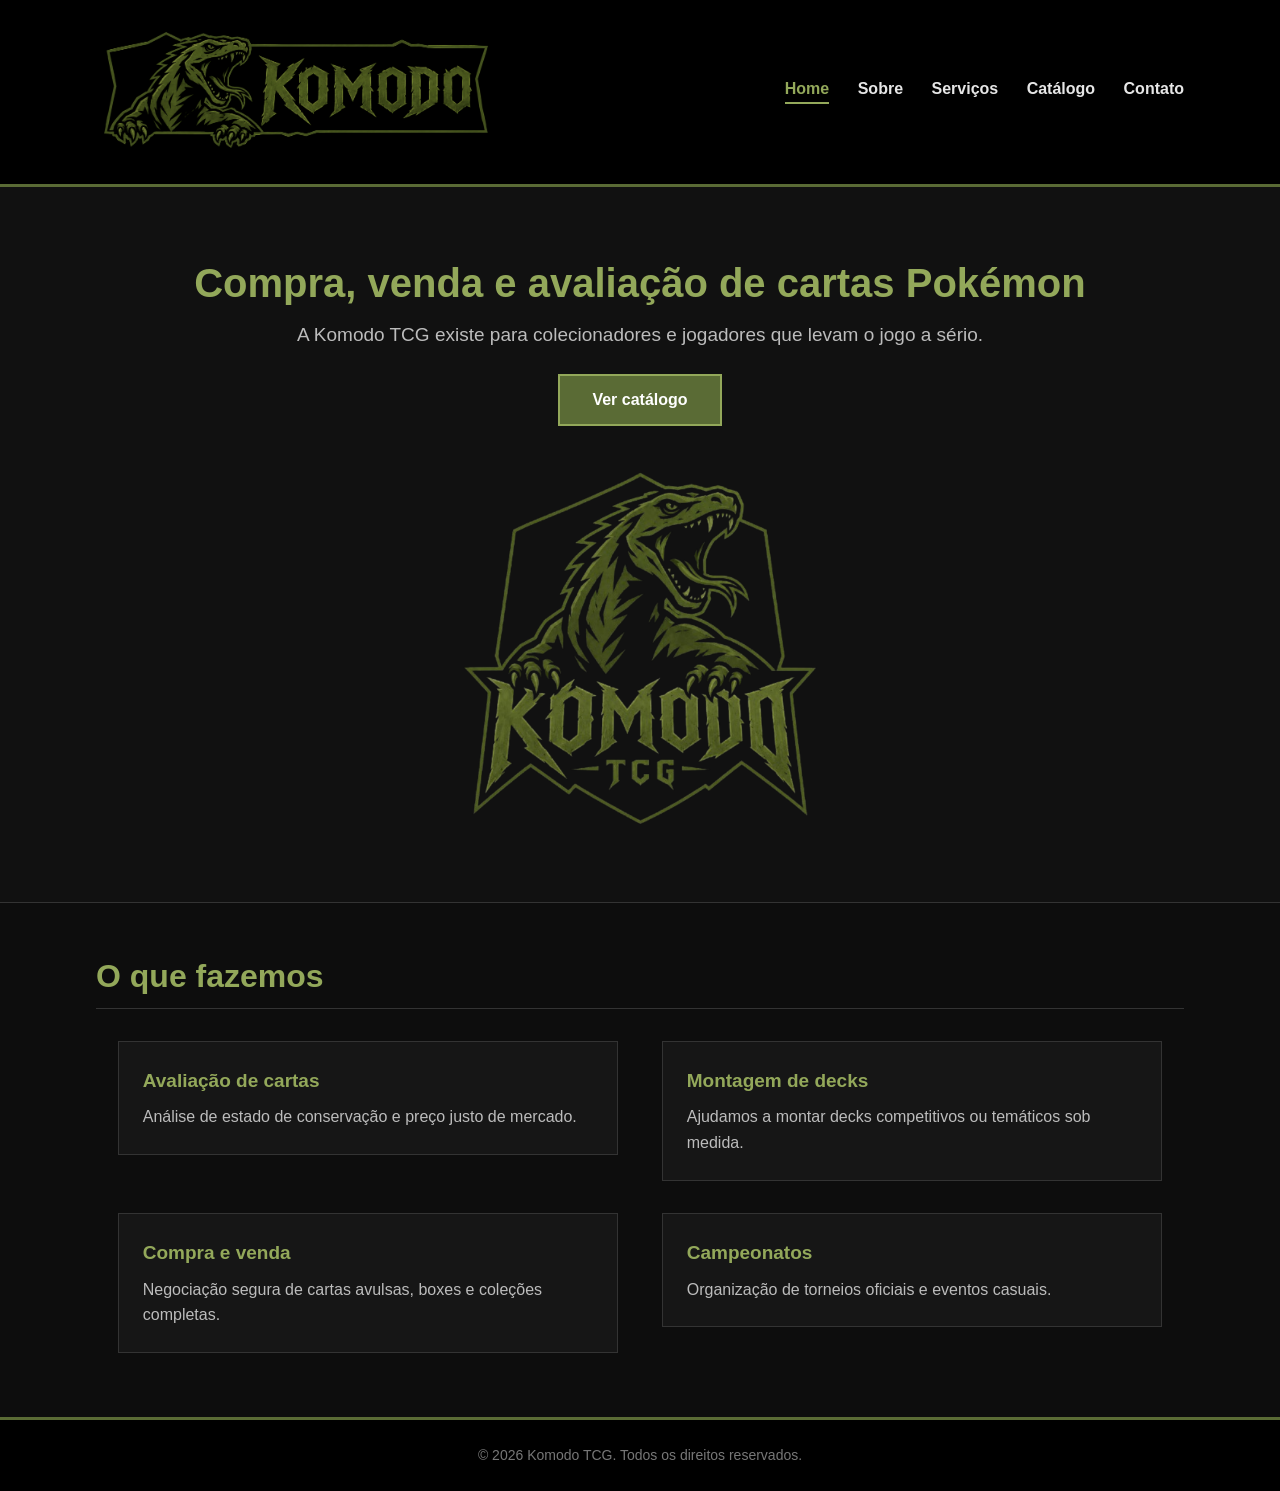
<file: index.html>
<!DOCTYPE html>
<html lang="pt-br">
<head>
	<meta charset="UTF-8">
	<meta name="viewport" content="width=device-width, initial-scale=1.0">
	<title>Komodo TCG - Home</title>
	<link rel="stylesheet" href="style.css">
</head>
<body>

	<header>
		<div class="container">
			<a href="index.html" class="logo">
				<img src="img/logo.png" alt="Logo Komodo TCG" class="logo-img">
			</a>
			<nav>
				<ul>
					<li><a href="index.html" class="ativo">Home</a></li>
					<li><a href="sobre.html">Sobre</a></li>
					<li><a href="servicos.html">Serviços</a></li>
					<li><a href="catalogo.html">Catálogo</a></li>
					<li><a href="contato.html">Contato</a></li>
				</ul>
			</nav>
		</div>
	</header>

	<main>

		<section class="banner">
			<div class="container">
				<h1>Compra, venda e avaliação de cartas Pokémon</h1>
				<p>A Komodo TCG existe para colecionadores e jogadores que levam o jogo a sério.</p>
				<a href="catalogo.html" class="botao">Ver catálogo</a>

				<img src="img/banner.png" alt="Banner Komodo TCG" class="banner-img">
			</div>
		</section>

		<section>
			<div class="container">
				<h2>O que fazemos</h2>
				<div class="cards">
					<div class="card">
						<h3>Avaliação de cartas</h3>
						<p>Análise de estado de conservação e preço justo de mercado.</p>
					</div>
					<div class="card">
						<h3>Montagem de decks</h3>
						<p>Ajudamos a montar decks competitivos ou temáticos sob medida.</p>
					</div>
					<div class="card">
						<h3>Compra e venda</h3>
						<p>Negociação segura de cartas avulsas, boxes e coleções completas.</p>
					</div>
					<div class="card">
						<h3>Campeonatos</h3>
						<p>Organização de torneios oficiais e eventos casuais.</p>
					</div>
				</div>
			</div>
		</section>

	</main>

	<footer>
		<div class="container">
			<p>© 2026 Komodo TCG. Todos os direitos reservados.</p>
		</div>
	</footer>

</body>
</html>
</file>
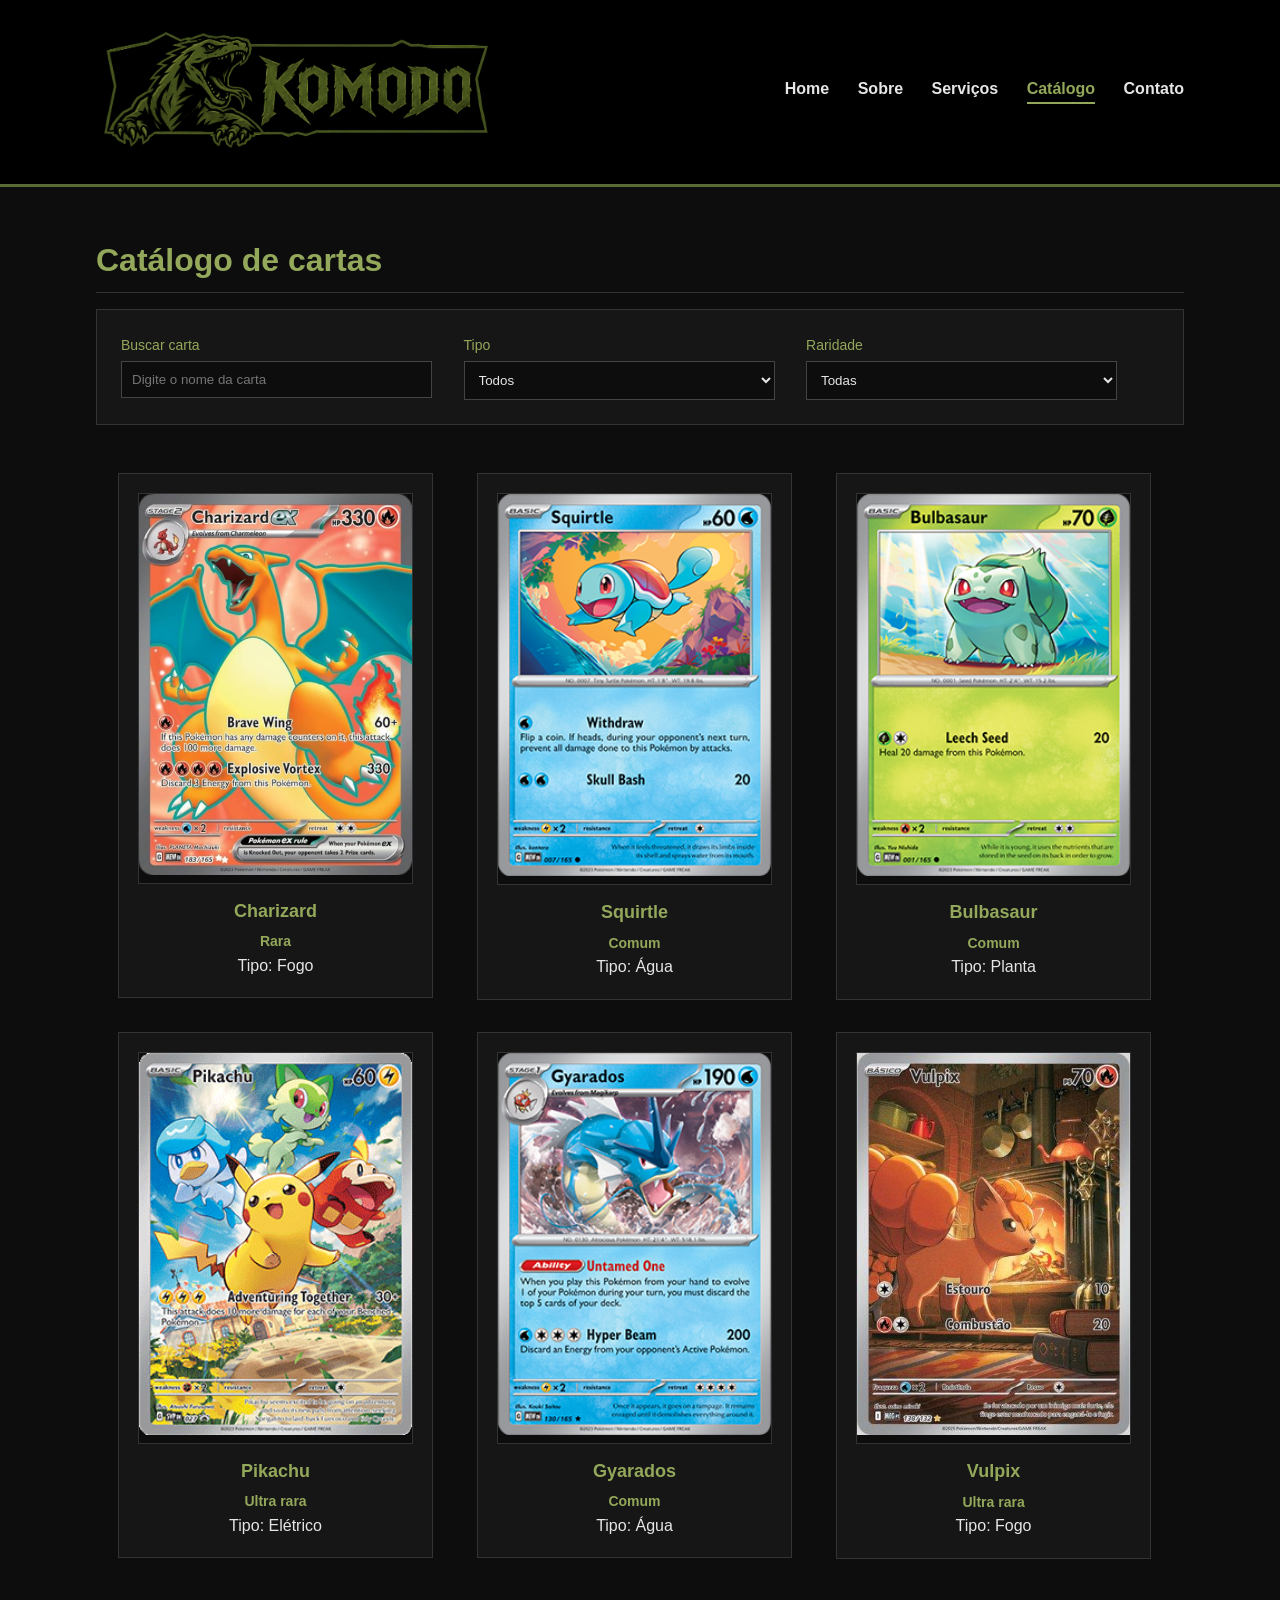
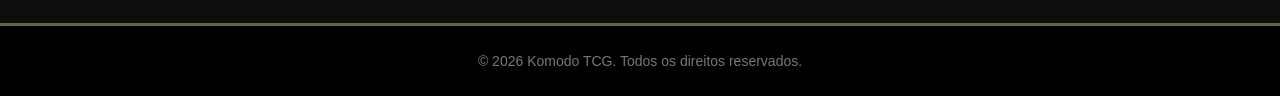
<file: catalogo.html>
<!DOCTYPE html>
<html lang="pt-br">
<head>
	<meta charset="UTF-8">
	<meta name="viewport" content="width=device-width, initial-scale=1.0">
	<title>Komodo TCG - Catálogo</title>
	<link rel="stylesheet" href="style.css">
</head>
<body>

	<header>
		<div class="container">
			<a href="index.html" class="logo">
				<img src="img/logo.png" alt="Logo Komodo TCG" class="logo-img">
			</a>
			<nav>
				<ul>
					<li><a href="index.html">Home</a></li>
					<li><a href="sobre.html">Sobre</a></li>
					<li><a href="servicos.html">Serviços</a></li>
					<li><a href="catalogo.html" class="ativo">Catálogo</a></li>
					<li><a href="contato.html">Contato</a></li>
				</ul>
			</nav>
		</div>
	</header>

	<main>

		<section>
			<div class="container">
				<h2>Catálogo de cartas</h2>

				<div class="filtros">
					<div class="grupo-filtro">
						<label for="busca">Buscar carta</label>
						<input type="text" id="busca" placeholder="Digite o nome da carta">
					</div>

					<div class="grupo-filtro">
						<label for="filtro-tipo">Tipo</label>
						<select id="filtro-tipo">
							<option value="todos">Todos</option>
							<option value="fogo">Fogo</option>
							<option value="agua">Água</option>
							<option value="planta">Planta</option>
							<option value="eletrico">Elétrico</option>
						</select>
					</div>

					<div class="grupo-filtro">
						<label for="filtro-raridade">Raridade</label>
						<select id="filtro-raridade">
							<option value="todas">Todas</option>
							<option value="comum">Comum</option>
							<option value="rara">Rara</option>
							<option value="ultra-rara">Ultra rara</option>
						</select>
					</div>
				</div>

				<div id="cartas-container">

					<article class="carta fogo rara">
						<div class="carta-imagem">
							<img src="img/charizard.png" alt="Carta Charizard">
						</div>
						<h3>Charizard</h3>
						<p class="raridade">Rara</p>
						<p>Tipo: Fogo</p>
					</article>

					<article class="carta agua comum">
						<div class="carta-imagem">
							<img src="img/squirtle.png" alt="Carta Squirtle">
						</div>
						<h3>Squirtle</h3>
						<p class="raridade">Comum</p>
						<p>Tipo: Água</p>
					</article>

					<article class="carta planta comum">
						<div class="carta-imagem">
							<img src="img/bubasaur.png" alt="Carta Bulbasaur">
						</div>
						<h3>Bulbasaur</h3>
						<p class="raridade">Comum</p>
						<p>Tipo: Planta</p>
					</article>

					<article class="carta eletrico ultra-rara">
						<div class="carta-imagem">
							<img src="img/pikachu.png" alt="Carta Pikachu">
						</div>
						<h3>Pikachu</h3>
						<p class="raridade">Ultra rara</p>
						<p>Tipo: Elétrico</p>
					</article>

					<article class="carta agua comum">
						<div class="carta-imagem">
							<img src="img/gyarados.png" alt="Carta Gyarados">
						</div>
						<h3>Gyarados</h3>
						<p class="raridade">Comum</p>
						<p>Tipo: Água</p>
					</article>

					<article class="carta fogo ultra-rara">
						<div class="carta-imagem">
							<img src="img/vulpix.jpg" alt="Carta Vulpix">
						</div>
						<h3>Vulpix</h3>
						<p class="raridade">Ultra rara</p>
						<p>Tipo: Fogo</p>
					</article>

				</div>

			</div>
		</section>

	</main>

	<footer>
		<div class="container">
			<p>© 2026 Komodo TCG. Todos os direitos reservados.</p>
		</div>
	</footer>

	<script src="js/catalogo.js"></script>

</body>
</html>
</file>
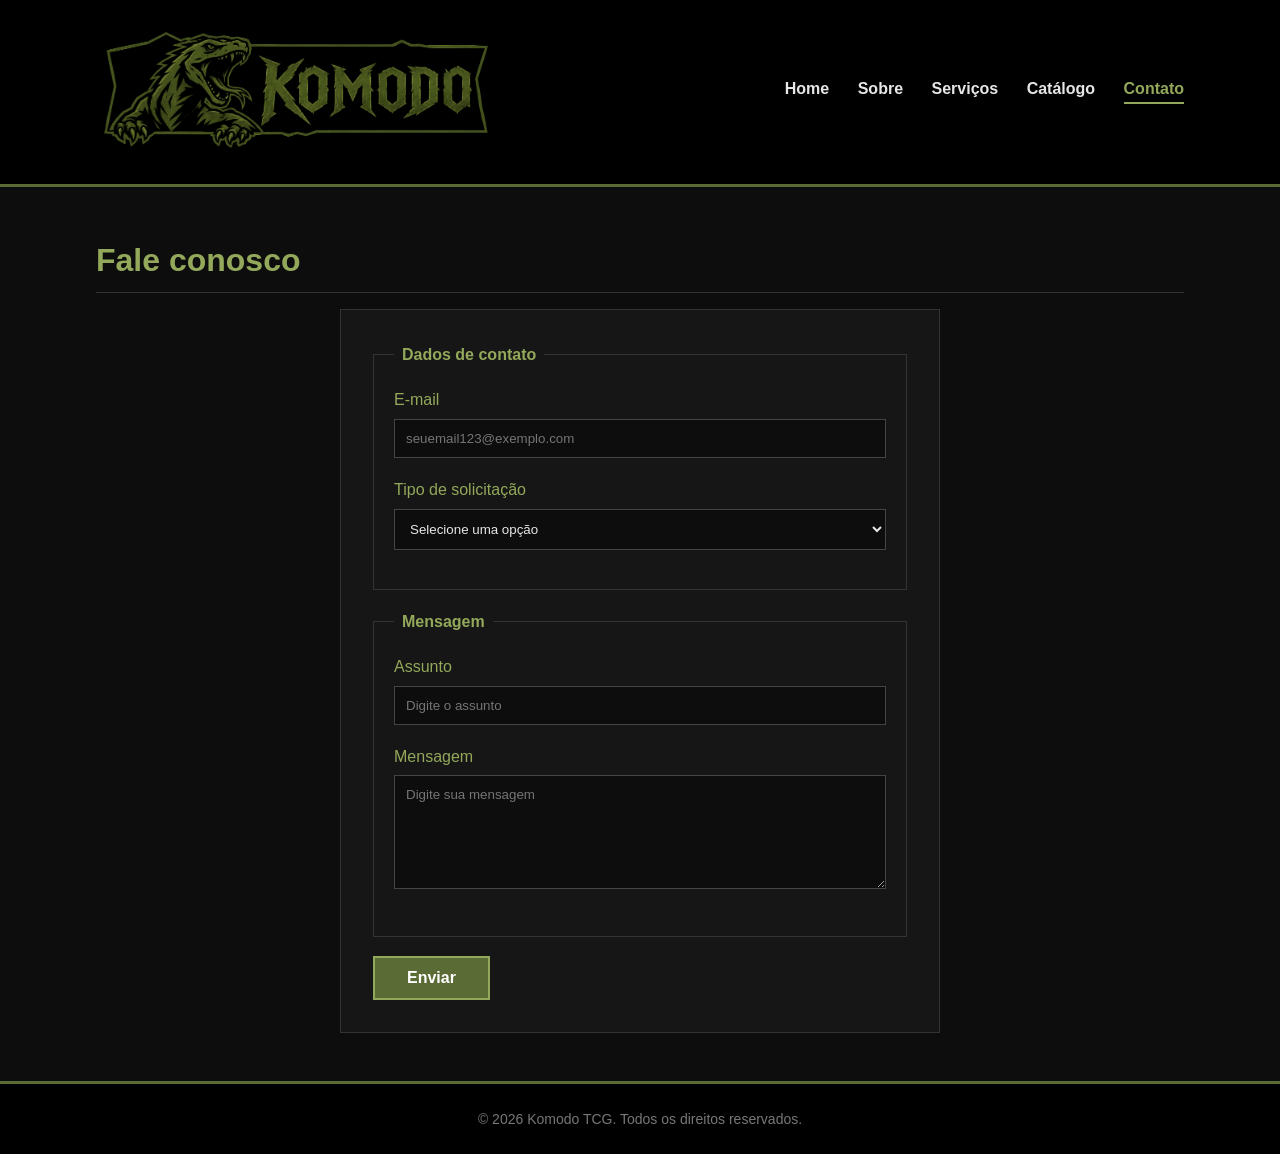
<file: contato.html>
<!DOCTYPE html>
<html lang="pt-br">
<head>
	<meta charset="UTF-8">
	<meta name="viewport" content="width=device-width, initial-scale=1.0">
	<title>Komodo TCG - Contato</title>
	<link rel="stylesheet" href="style.css">
</head>
<body>

	<header>
		<div class="container">
			<a href="index.html" class="logo">
				<img src="img/logo.png" alt="Logo Komodo TCG" class="logo-img">
			</a>
			<nav>
				<ul>
					<li><a href="index.html">Home</a></li>
					<li><a href="sobre.html">Sobre</a></li>
					<li><a href="servicos.html">Serviços</a></li>
					<li><a href="catalogo.html">Catálogo</a></li>
					<li><a href="contato.html" class="ativo">Contato</a></li>
				</ul>
			</nav>
		</div>
	</header>

	<main>

		<section>
			<div class="container">
				<h2>Fale conosco</h2>

				<div id="mensagem-sucesso" class="mensagem-sucesso escondida">
					Sua mensagem foi enviada com sucesso.
				</div>

				<form id="form-contato" class="formulario-contato">

					<fieldset>
						<legend>Dados de contato</legend>

						<div class="campo-grupo">
							<label for="email">E-mail</label>
							<input type="text" id="email" name="email" placeholder="seuemail123@exemplo.com">
							<div class="mensagem-erro" id="erro-email"></div>
						</div>

						<div class="campo-grupo">
							<label for="tipo-solicitacao">Tipo de solicitação</label>
							<select id="tipo-solicitacao" name="tipoSolicitacao">
								<option value="">Selecione uma opção</option>
								<option value="servico">Serviço</option>
								<option value="duvida">Dúvida</option>
							</select>
							<div class="mensagem-erro" id="erro-tipo-solicitacao"></div>
						</div>

					</fieldset>

					<fieldset>
						<legend>Mensagem</legend>

						<div class="campo-grupo">
							<label for="assunto">Assunto</label>
							<input type="text" id="assunto" name="assunto" placeholder="Digite o assunto">
							<div class="mensagem-erro" id="erro-assunto"></div>
						</div>

						<div class="campo-grupo">
							<label for="conteudo">Mensagem</label>
							<textarea id="conteudo" name="conteudo" rows="6" placeholder="Digite sua mensagem"></textarea>
							<div class="mensagem-erro" id="erro-conteudo"></div>
						</div>

					</fieldset>

					<button type="submit" id="btn-enviar" class="botao">Enviar</button>

				</form>
			</div>
		</section>

	</main>

	<footer>
		<div class="container">
			<p>© 2026 Komodo TCG. Todos os direitos reservados.</p>
		</div>
	</footer>

	<script src="js/contato.js"></script>

</body>
</html>
</file>
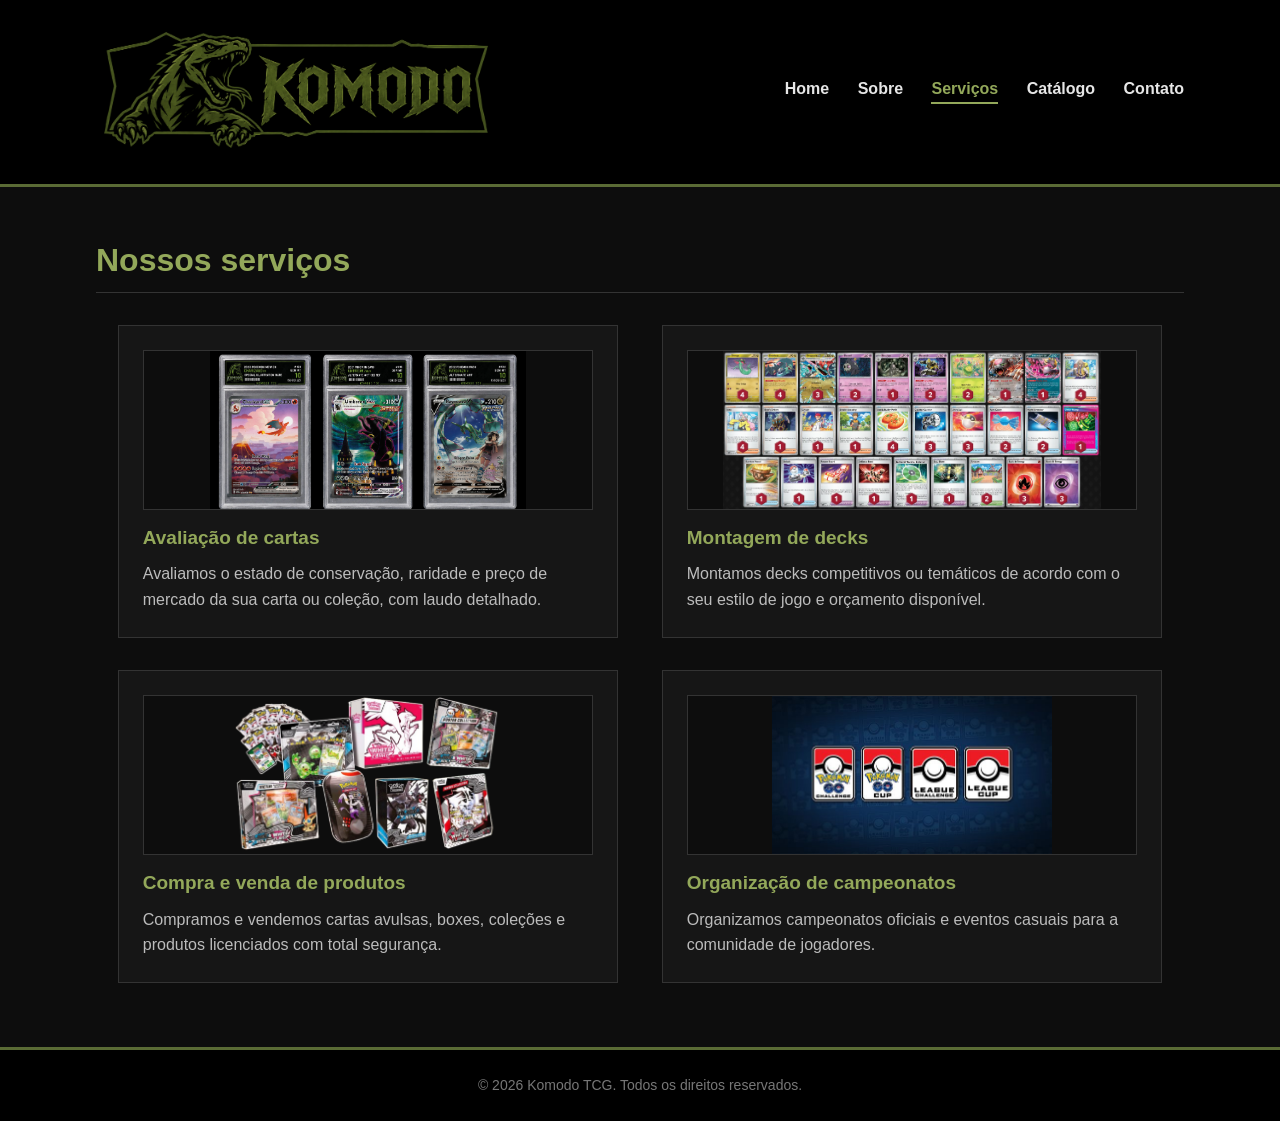
<file: servicos.html>
<!DOCTYPE html>
<html lang="pt-br">
<head>
	<meta charset="UTF-8">
	<meta name="viewport" content="width=device-width, initial-scale=1.0">
	<title>Komodo TCG - Serviços</title>
	<link rel="stylesheet" href="style.css">
</head>
<body>

	<header>
		<div class="container">
			<a href="index.html" class="logo">
				<img src="img/logo.png" alt="Logo Komodo TCG" class="logo-img">
			</a>
			<nav>
				<ul>
					<li><a href="index.html">Home</a></li>
					<li><a href="sobre.html">Sobre</a></li>
					<li><a href="servicos.html" class="ativo">Serviços</a></li>
					<li><a href="catalogo.html">Catálogo</a></li>
					<li><a href="contato.html">Contato</a></li>
				</ul>
			</nav>
		</div>
	</header>

	<main>

		<section>
			<div class="container">
				<h2>Nossos serviços</h2>

				<div class="cards">
					<div class="card-servico">
						<div class="card-img-wrapper">
							<img src="img/Graduada.png" alt="Exemplo de avaliação de cartas" class="card-img">
						</div>
						<h3>Avaliação de cartas</h3>
						<p>Avaliamos o estado de conservação, raridade e preço de mercado da sua carta ou coleção,
						com laudo detalhado.</p>
					</div>

					<div class="card-servico">
						<div class="card-img-wrapper">
							<img src="img/deck.png" alt="Exemplo de deck montado" class="card-img">
						</div>
						<h3>Montagem de decks</h3>
						<p>Montamos decks competitivos ou temáticos de acordo com o seu estilo de jogo e orçamento
						disponível.</p>
					</div>

					<div class="card-servico">
						<div class="card-img-wrapper">
							<img src="img/produtos.png" alt="Exemplo de produtos à venda" class="card-img">
						</div>
						<h3>Compra e venda de produtos</h3>
						<p>Compramos e vendemos cartas avulsas, boxes, coleções e produtos licenciados com total
						segurança.</p>
					</div>

					<div class="card-servico">
						<div class="card-img-wrapper">
							<img src="img/eventos.jpg" alt="Exemplo de campeonato" class="card-img">
						</div>
						<h3>Organização de campeonatos</h3>
						<p>Organizamos campeonatos oficiais e eventos casuais para a comunidade de jogadores.</p>
					</div>
				</div>
			</div>
		</section>

	</main>

	<footer>
		<div class="container">
			<p>© 2026 Komodo TCG. Todos os direitos reservados.</p>
		</div>
	</footer>

</body>
</html>
</file>
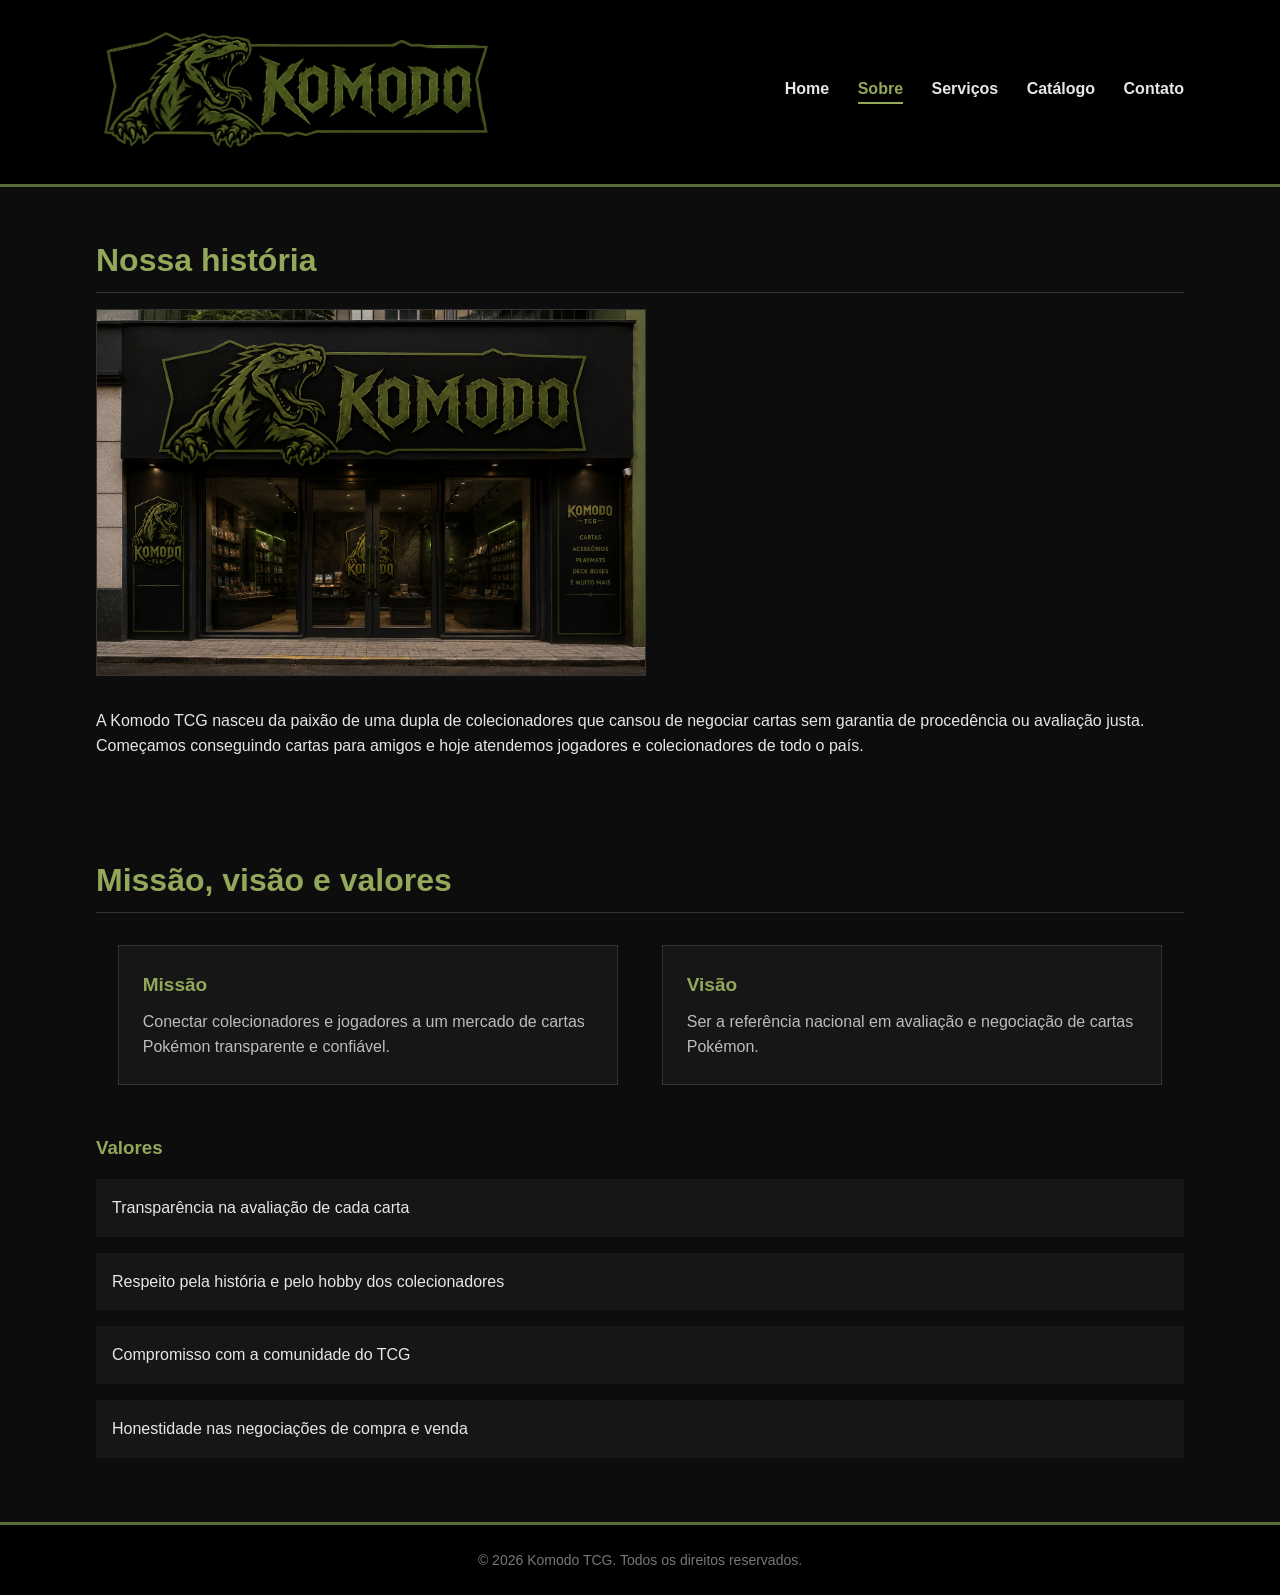
<file: sobre.html>
<!DOCTYPE html>
<html lang="pt-br">
<head>
	<meta charset="UTF-8">
	<meta name="viewport" content="width=device-width, initial-scale=1.0">
	<title>Komodo TCG - Sobre</title>
	<link rel="stylesheet" href="style.css">
</head>
<body>

	<header>
		<div class="container">
			<a href="index.html" class="logo">
				<img src="img/logo.png" alt="logo Komodo TCG" class="logo-img">
			</a>
			<nav>
				<ul>
					<li><a href="index.html">Home</a></li>
					<li><a href="sobre.html" class="ativo">Sobre</a></li>
					<li><a href="servicos.html">Serviços</a></li>
					<li><a href="catalogo.html">Catálogo</a></li>
					<li><a href="contato.html">Contato</a></li>
				</ul>
			</nav>
		</div>
	</header>

	<main>

		<section>
			<div class="container">
				<h2>Nossa história</h2>

				<img src="img/fachada.png" alt="Coleção de cartas Komodo TCG" class="img-sobre">

				<p>A Komodo TCG nasceu da paixão de uma dupla de colecionadores que cansou de negociar cartas sem
				garantia de procedência ou avaliação justa. Começamos conseguindo cartas para amigos e hoje atendemos
				jogadores e colecionadores de todo o país.</p>
			</div>
		</section>

		<section>
			<div class="container">
				<h2>Missão, visão e valores</h2>

				<div class="cards">
					<div class="card">
						<h3>Missão</h3>
						<p>Conectar colecionadores e jogadores a um mercado de cartas Pokémon transparente e confiável.</p>
					</div>
					<div class="card">
						<h3>Visão</h3>
						<p>Ser a referência nacional em avaliação e negociação de cartas Pokémon.</p>
					</div>
				</div>

				<h3 class="titulo-valores">Valores</h3>
				<ul class="valores">
					<li>Transparência na avaliação de cada carta</li>
					<li>Respeito pela história e pelo hobby dos colecionadores</li>
					<li>Compromisso com a comunidade do TCG</li>
					<li>Honestidade nas negociações de compra e venda</li>
				</ul>
			</div>
		</section>

	</main>

	<footer>
		<div class="container">
			<p>© 2026 Komodo TCG. Todos os direitos reservados.</p>
		</div>
	</footer>

</body>
</html>
</file>
<file: style.css>
*{
	margin: 0;
	padding: 0;
	box-sizing: border-box;
}

body{
	font-family: Arial, Helvetica, sans-serif;
	background-color: #0d0d0d;
	color: #e6e6e6;
	line-height: 1.6;
}

a{
	text-decoration: none;
	color: inherit;
}

ul{
	list-style: none;
}

img{
	max-width: 100%;
}

.container{
	width: 85%;
	max-width: 1100px;
	margin: 0 auto;
}

h1, h2, h3{
	font-family: "Arial Black", Impact, sans-serif;
	color: #93a85a;
}

header{
	background-color: #000000;
	border-bottom: 3px solid #5a6b35;
	padding: 8px 0;
	position: relative;
}

header .container{
	overflow: hidden;
	position: relative;
}

.logo{
	float: left;
}

.logo-img{
	width: 400px;
}

nav{
	position: absolute;
	top: 50%;
	right: 0;
	margin-top: -16px;
}

nav ul li{
	display: inline-block;
	margin-left: 24px;
}

nav ul li a{
	color: #e6e6e6;
	font-weight: bold;
	padding-bottom: 5px;
	border-bottom: 2px solid transparent;
}

nav ul li a:hover,
nav ul li a.ativo{
	color: #93a85a;
	border-bottom: 2px solid #93a85a;
}

.banner{
	background-color: #111111;
	border-bottom: 1px solid #333;
	padding: 64px 0;
	text-align: center;
}

.banner h1{
	font-size: 40px;
	margin-bottom: 5px;
}

.banner p{
	font-size: 19px;
	color: #bcbcbc;
	margin-bottom: 24px;
}

.banner-img{
	display: block;
	max-width: 380px;
	margin: 32px auto 0;
}

.botao{
	display: inline-block;
	background-color: #5a6b35;
	color: #ffffff;
	font-weight: bold;
	padding: 11px 32px;
	border: 2px solid #93a85a;
	cursor: pointer;
	font-size: 16px;
}

.botao:hover{
	background-color: #93a85a;
	color: #000000;
}

section{
	padding: 48px 0;
}

section h2{
	font-size: 32px;
	border-bottom: 1px solid #333;
	padding-bottom: 6px;
	margin-bottom: 16px;
}

.cards{
	overflow: hidden;
}

.card{
	background-color: #161616;
	border: 1px solid #333;
	width: 46%;
	float: left;
	margin: 1.5% 2%;
	padding: 24px;
}

.card h3{
	margin-bottom: 8px;
	font-size: 19px;
}

.card-img-wrapper{
	width: 100%;
	height: 160px;
	background-color: #0d0d0d;
	border: 1px solid #333;
	margin-bottom: 13px;
	overflow: hidden;
}

.card-img{
	width: 100%;
	height: 100%;
	object-fit: contain;
}

.card p{
	color: #bcbcbc;
}

.card-servico{
	background-color: #161616;
	border: 1px solid #333;
	width: 46%;
	float: left;
	margin: 1.5% 2%;
	padding: 24px;
}

.card-servico h3{
	margin-bottom: 8px;
	font-size: 19px;
}

.card-servico p{
	color: #bcbcbc;
}

.img-sobre{
	width: 550px;
	object-fit: cover;
	border: 1px solid #333;
	margin-bottom: 24px;
}

.valores li{
	background-color: #161616;
	padding: 16px;
	margin-bottom: 16px;
}

.titulo-valores{
	margin-top: 32px;
	margin-bottom: 16px;
}

.filtros{
	background-color: #161616;
	border: 1px solid #333;
	padding: 24px;
	margin-bottom: 32px;
	overflow: hidden;
}

.filtros .grupo-filtro{
	float: left;
	width: 30%;
	margin-right: 3%;
}

.filtros label{
	display: block;
	margin-bottom: 5px;
	color: #93a85a;
	font-size: 14px;
}

.filtros input,
.filtros select{
	width: 100%;
	padding: 10px;
	background-color: #0d0d0d;
	border: 1px solid #444;
	color: #e6e6e6;
}

#cartas-container{
	overflow: hidden;
}

.carta{
	width: 29%;
	float: left;
	margin: 1.5% 2%;
	background-color: #161616;
	border: 1px solid #333;
	text-align: center;
	padding: 19px;
	cursor: pointer;
}

.carta:hover{
	border-color: #93a85a;
}

.carta-imagem{
	background-color: #0d0d0d;
	border: 1px solid #333;
	margin-bottom: 13px;
	overflow: hidden;
}

.carta-imagem img{
	width: 100%;
	height: 100%;
	object-fit: cover;
}

.carta h3{
	font-size: 18px;
	margin-bottom: 5px;
}

.carta .raridade{
	color: #93a85a;
	font-size: 14px;
	font-weight: bold;
}

fieldset{
	border: 1px solid #333;
	padding: 20px;
	margin-bottom: 19px;
}

fieldset legend{
	color: #93a85a;
	font-weight: bold;
	padding: 0 8px;
}

.formulario-contato{
	background-color: #161616;
	border: 1px solid #333;
	padding: 32px;
	max-width: 600px;
	margin: 0 auto;
}

.campo-grupo{
	margin-bottom: 19px;
}

.campo-grupo label{
	display: block;
	margin-bottom: 6px;
	color: #93a85a;
}

.campo-grupo input,
.campo-grupo select,
.campo-grupo textarea{
	width: 100%;
	padding: 11px;
	background-color: #0d0d0d;
	border: 1px solid #444;
	color: #e6e6e6;
	font-family: inherit;
}

.mensagem-erro{
	color: #e05c5c;
	font-size: 14px;
	margin-top: 5px;
}

.mensagem-sucesso{
	background-color: #1e2b14;
	border: 1px solid #5a6b35;
	color: #93a85a;
	padding: 16px;
	margin-bottom: 24px;
}

.escondida{
	display: none;
}

footer{
	background-color: #000000;
	border-top: 3px solid #5a6b35;
	text-align: center;
	padding: 24px 0;
	color: #777;
	font-size: 14px;
}
/* ===== Media Queries ===== */

@media (max-width: 768px) {
	.container {
		width: 95%;
	}

	.logo-img {
		width: 220px;
	}

	nav {
		position: static;
		margin-top: 10px;
	}

	nav ul li {
		display: block;
		margin-left: 0;
		margin-bottom: 6px;
	}

	.banner h1 {
		font-size: 26px;
	}

	.card {
		width: 100%;
		float: none;
		margin: 1.5% 0;
	}

	.card-servico {
		width: 100%;
		float: none;
		margin: 1.5% 0;
	}

	.carta {
		width: 100%;
		float: none;
		margin: 1.5% 0;
	}

	.filtros .grupo-filtro {
		float: none;
		width: 100%;
		margin-right: 0;
		margin-bottom: 12px;
	}

	.img-sobre {
		width: 100%;
	}
}

@media (max-width: 480px) {
	.banner {
		padding: 32px 0;
	}

	.banner h1 {
		font-size: 20px;
	}

	.formulario-contato {
		padding: 20px;
	}
}
</file>
